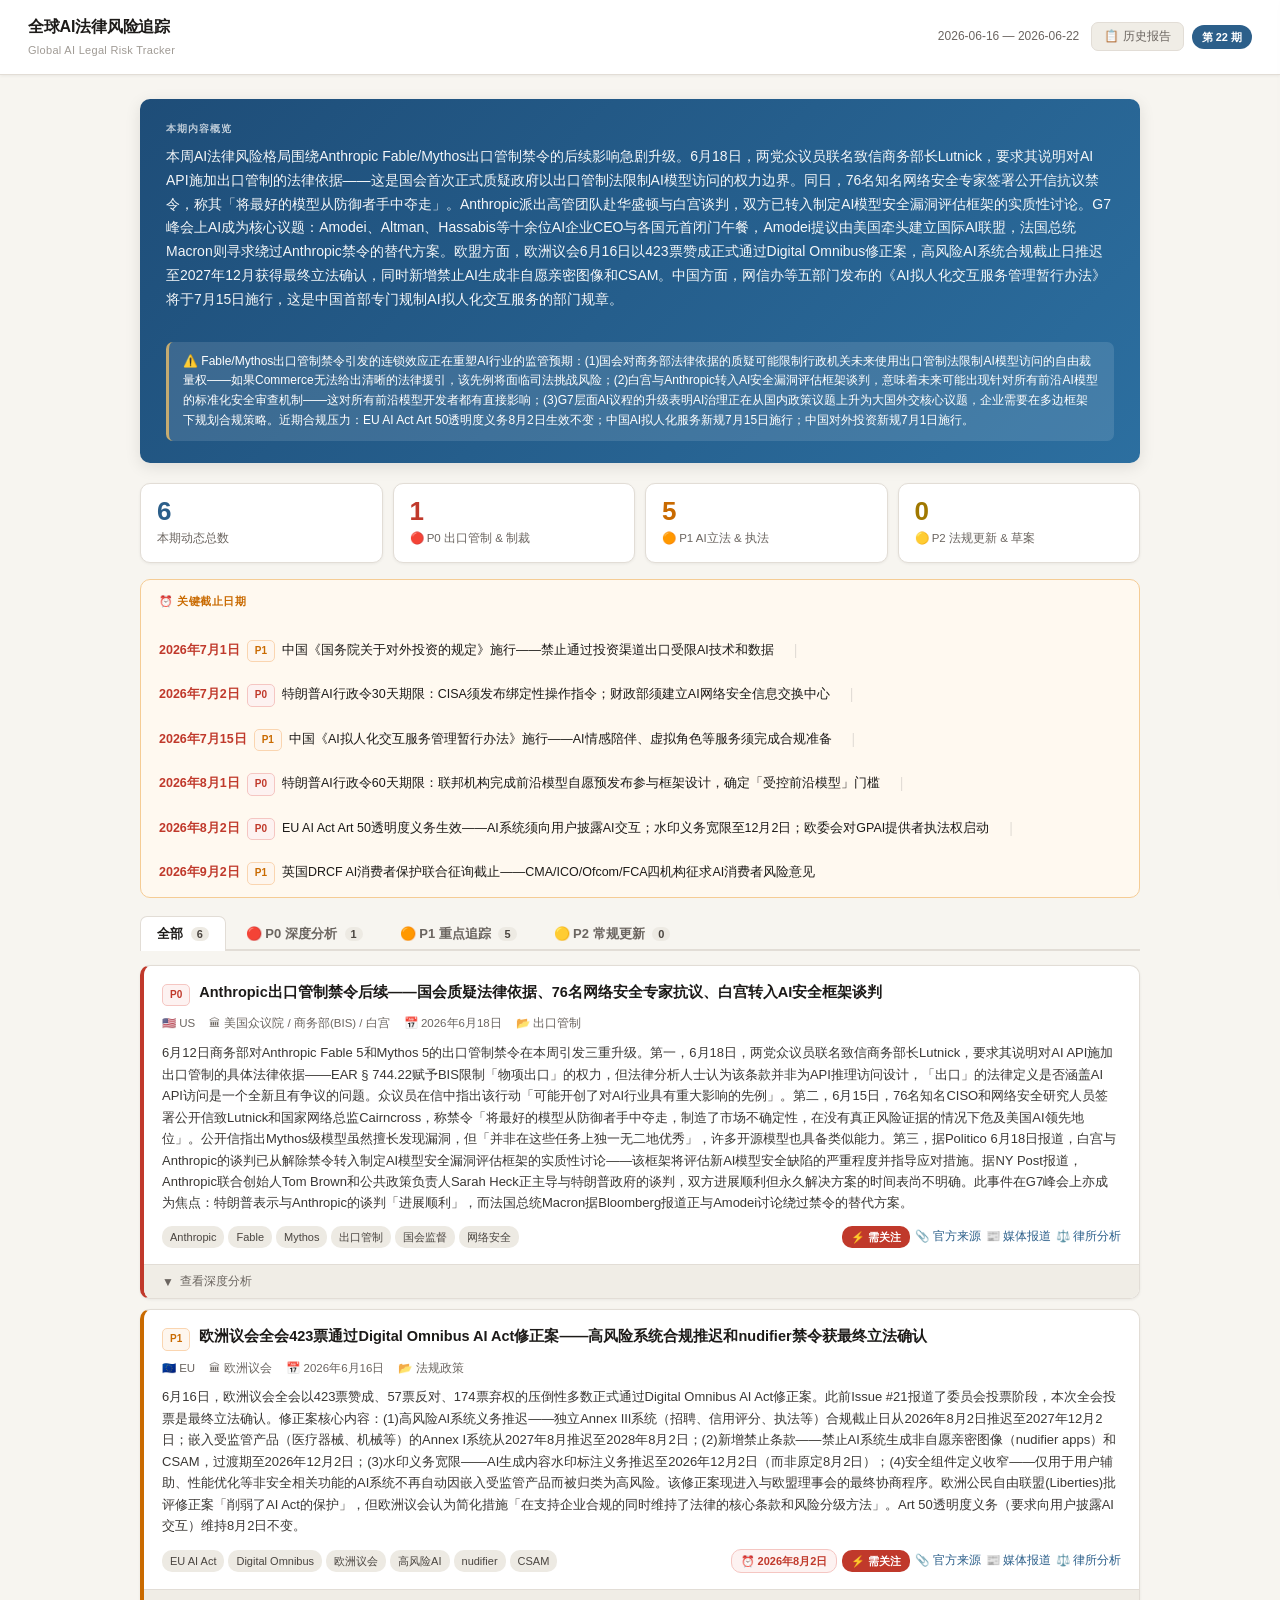
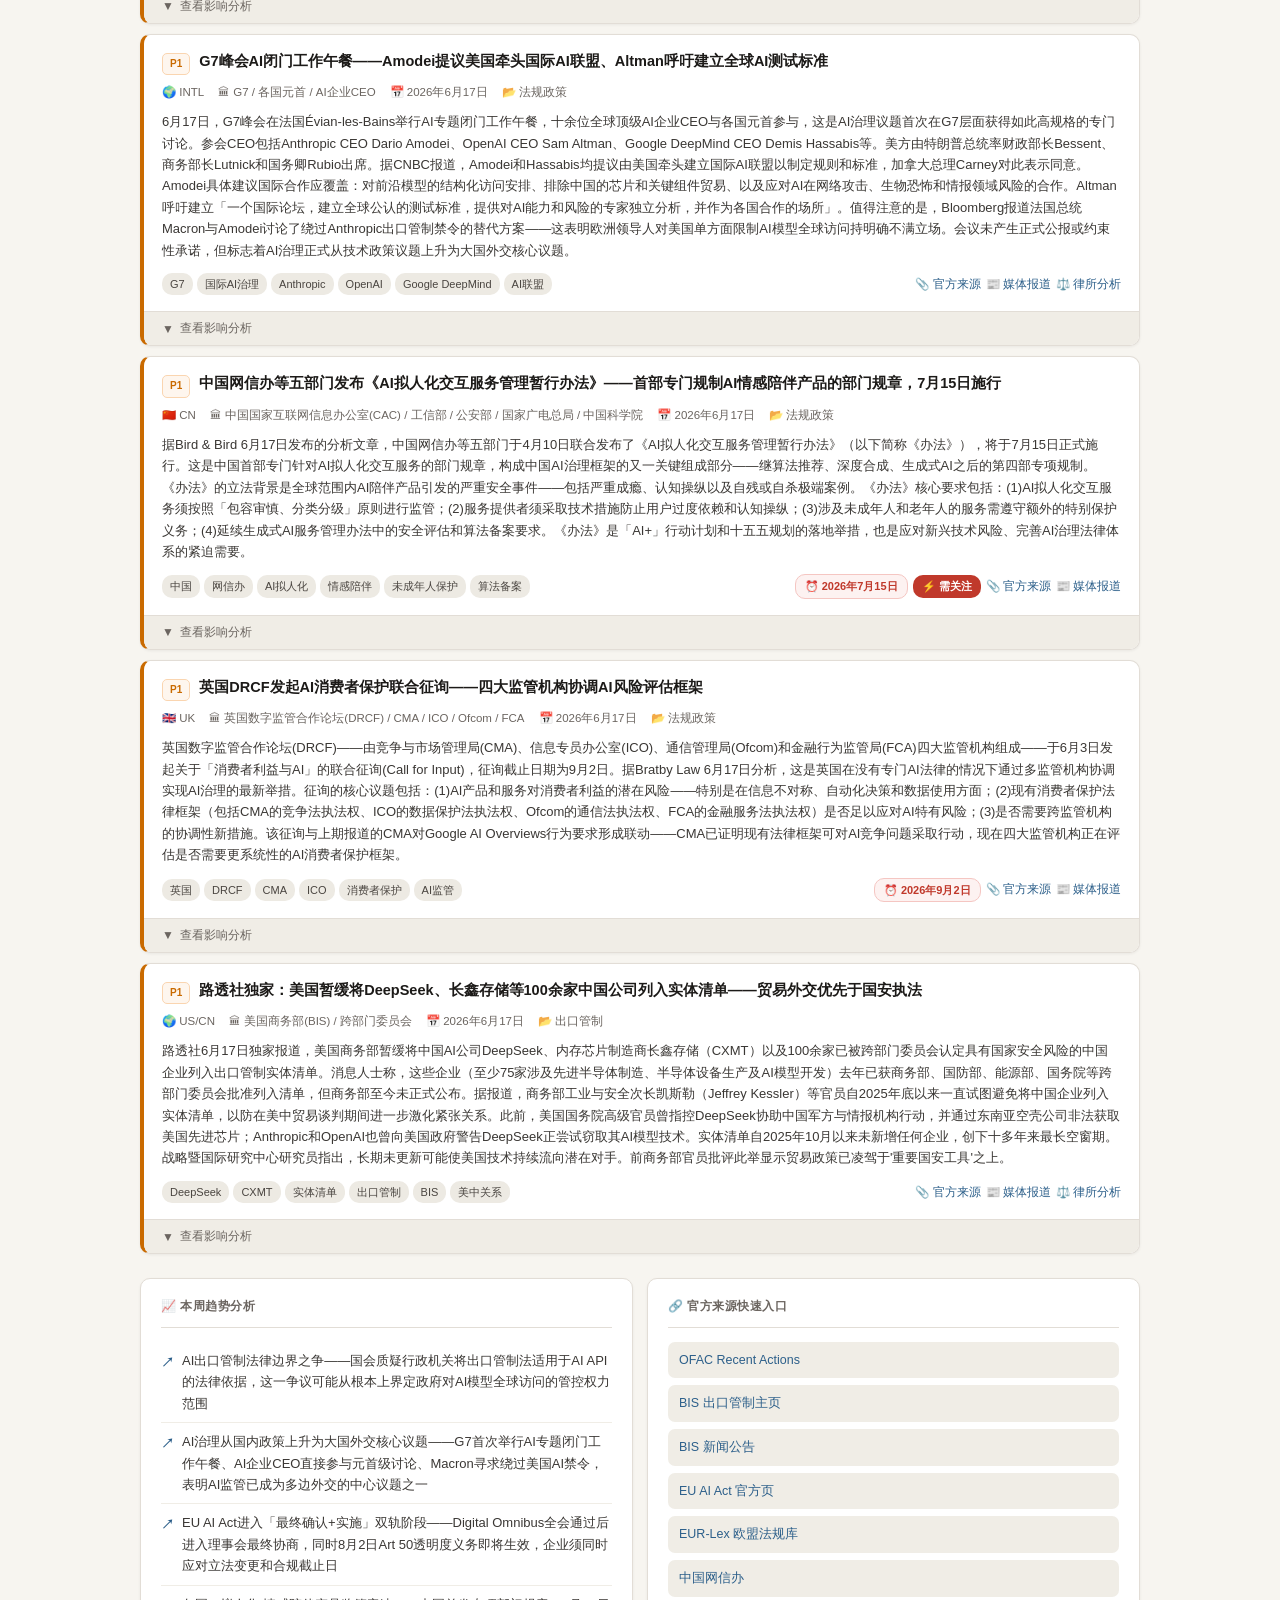
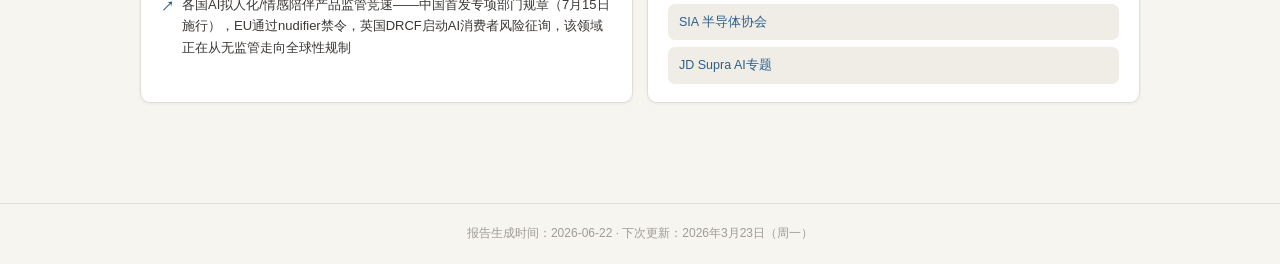
<file: index.html>
<!DOCTYPE html>
<html lang="zh-CN">
<head>
  <meta charset="UTF-8">
  <meta name="viewport" content="width=device-width, initial-scale=1.0">
  <title>全球AI法律风险追踪</title>
  <link rel="stylesheet" href="web/styles.css">
</head>
<body>

<header class="site-header">
  <div class="header-left">
    <h1>全球AI法律风险追踪</h1>
    <span class="header-sub">Global AI Legal Risk Tracker</span>
  </div>
  <div class="header-right">
    <div class="meta" id="header-meta">加载中...</div>
    <div class="header-actions">
      <button class="btn-history" id="btn-history">📋 历史报告</button>
      <span class="issue-badge" id="header-issue"></span>
    </div>
  </div>
</header>

<!-- 历史报告抽屉 -->
<div class="history-drawer" id="history-drawer">
  <div class="drawer-header">
    <span>历史报告</span>
    <button class="drawer-close" id="drawer-close">✕</button>
  </div>
  <div class="drawer-list" id="history-list"></div>
</div>
<div class="drawer-mask" id="drawer-mask"></div>

<div class="main-layout">

  <!-- 内容概览 -->
  <div class="overview-card" id="overview-card"></div>

  <!-- 统计栏 -->
  <div class="summary-bar">
    <div class="summary-card total" data-filter="all">
      <div class="num" id="stat-total">—</div>
      <div class="label">本期动态总数</div>
    </div>
    <div class="summary-card p0" data-filter="P0">
      <div class="num" id="stat-p0">—</div>
      <div class="label">🔴 P0 出口管制 & 制裁</div>
    </div>
    <div class="summary-card p1" data-filter="P1">
      <div class="num" id="stat-p1">—</div>
      <div class="label">🟠 P1 AI立法 & 执法</div>
    </div>
    <div class="summary-card p2" data-filter="P2">
      <div class="num" id="stat-p2">—</div>
      <div class="label">🟡 P2 法规更新 & 草案</div>
    </div>
  </div>

  <!-- 截止日期提醒 -->
  <div class="deadline-banner" id="deadline-banner"></div>

  <!-- Tabs -->
  <div class="tabs">
    <button class="tab active" data-filter="all">全部 <span class="count" id="tab-count-all"></span></button>
    <button class="tab p0" data-filter="P0">🔴 P0 深度分析 <span class="count" id="tab-count-p0"></span></button>
    <button class="tab p1" data-filter="P1">🟠 P1 重点追踪 <span class="count" id="tab-count-p1"></span></button>
    <button class="tab p2" data-filter="P2">🟡 P2 常规更新 <span class="count" id="tab-count-p2"></span></button>
  </div>

  <!-- 动态列表 -->
  <div class="cards" id="cards-container"></div>

  <!-- 趋势 & 链接 -->
  <div class="side-panels">
    <div class="panel">
      <h2>📈 本周趋势分析</h2>
      <ul class="trend-list" id="trends-list"></ul>
    </div>
    <div class="panel">
      <h2>🔗 官方来源快速入口</h2>
      <div class="links-grid" id="links-grid"></div>
    </div>
  </div>

</div>

<footer class="site-footer" id="site-footer"></footer>

<script src="web/app.js"></script>
</body>
</html>
</file>
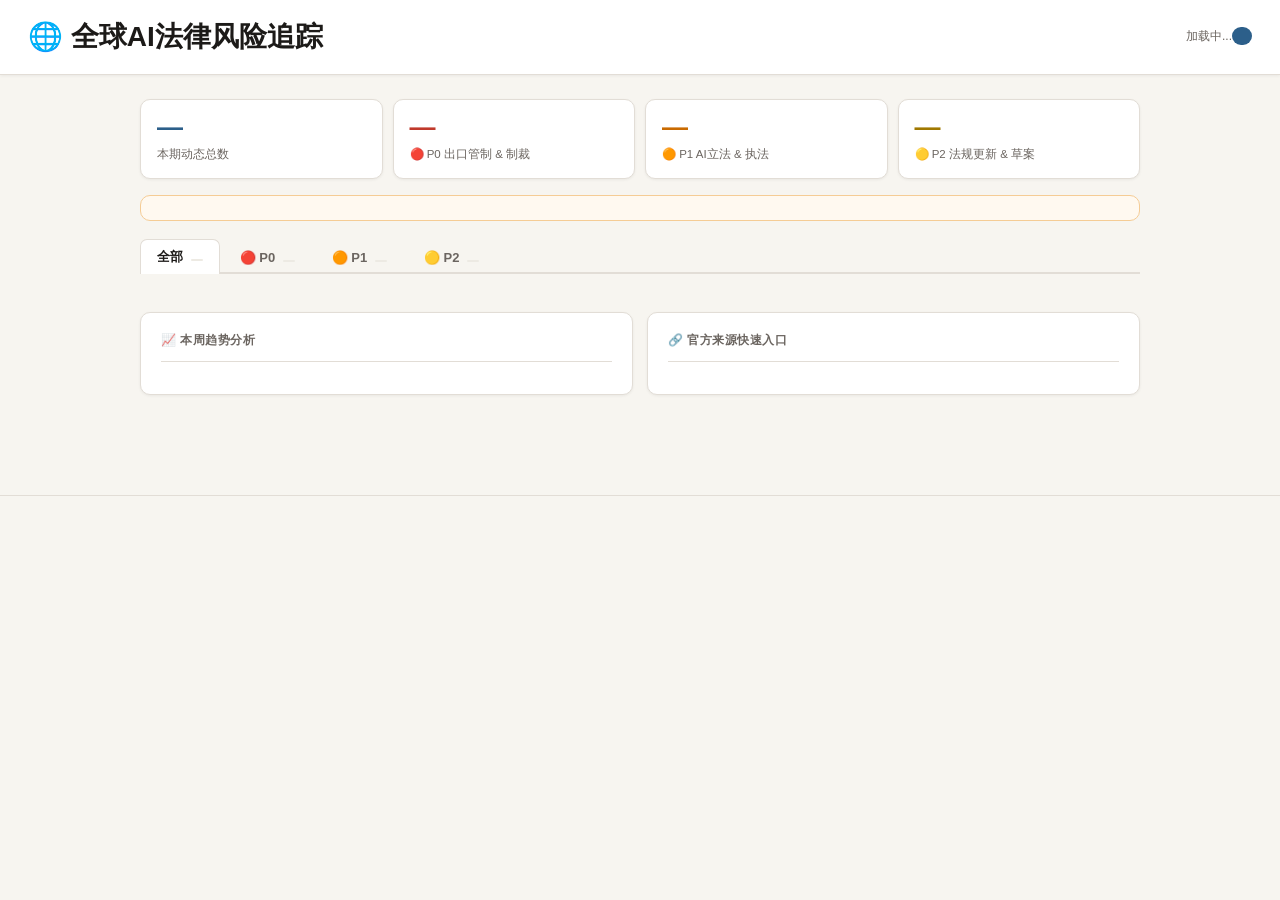
<file: web/index.html>
<!DOCTYPE html>
<html lang="zh-CN">
<head>
  <meta charset="UTF-8">
  <meta name="viewport" content="width=device-width, initial-scale=1.0">
  <title>全球AI法律风险追踪</title>
  <link rel="stylesheet" href="styles.css">
</head>
<body>

<header class="site-header">
  <h1>🌐 全球AI法律风险追踪</h1>
  <div class="meta">
    <span id="header-period">加载中...</span>
    <span class="issue-badge" id="header-issue"></span>
  </div>
</header>

<div class="main-layout">

  <!-- 统计栏 -->
  <div class="summary-bar">
    <div class="summary-card total">
      <div class="num" id="stat-total">—</div>
      <div class="label">本期动态总数</div>
    </div>
    <div class="summary-card p0">
      <div class="num" id="stat-p0">—</div>
      <div class="label">🔴 P0 出口管制 & 制裁</div>
    </div>
    <div class="summary-card p1">
      <div class="num" id="stat-p1">—</div>
      <div class="label">🟠 P1 AI立法 & 执法</div>
    </div>
    <div class="summary-card p2">
      <div class="num" id="stat-p2">—</div>
      <div class="label">🟡 P2 法规更新 & 草案</div>
    </div>
  </div>

  <!-- 截止日期提醒 -->
  <div class="deadline-banner" id="deadline-banner"></div>

  <!-- Tabs -->
  <div class="tabs">
    <button class="tab active" data-filter="all">全部 <span class="count" id="tab-count-all"></span></button>
    <button class="tab p0" data-filter="P0">🔴 P0 <span class="count" id="tab-count-p0"></span></button>
    <button class="tab p1" data-filter="P1">🟠 P1 <span class="count" id="tab-count-p1"></span></button>
    <button class="tab p2" data-filter="P2">🟡 P2 <span class="count" id="tab-count-p2"></span></button>
  </div>

  <!-- 动态列表 -->
  <div class="cards" id="cards-container"></div>

  <!-- 趋势 & 链接 -->
  <div class="side-panels">
    <div class="panel">
      <h2>📈 本周趋势分析</h2>
      <ul class="trend-list" id="trends-list"></ul>
    </div>
    <div class="panel">
      <h2>🔗 官方来源快速入口</h2>
      <div class="links-grid" id="links-grid"></div>
    </div>
  </div>

</div>

<footer class="site-footer" id="site-footer"></footer>

<script src="app.js"></script>
</body>
</html>
</file>
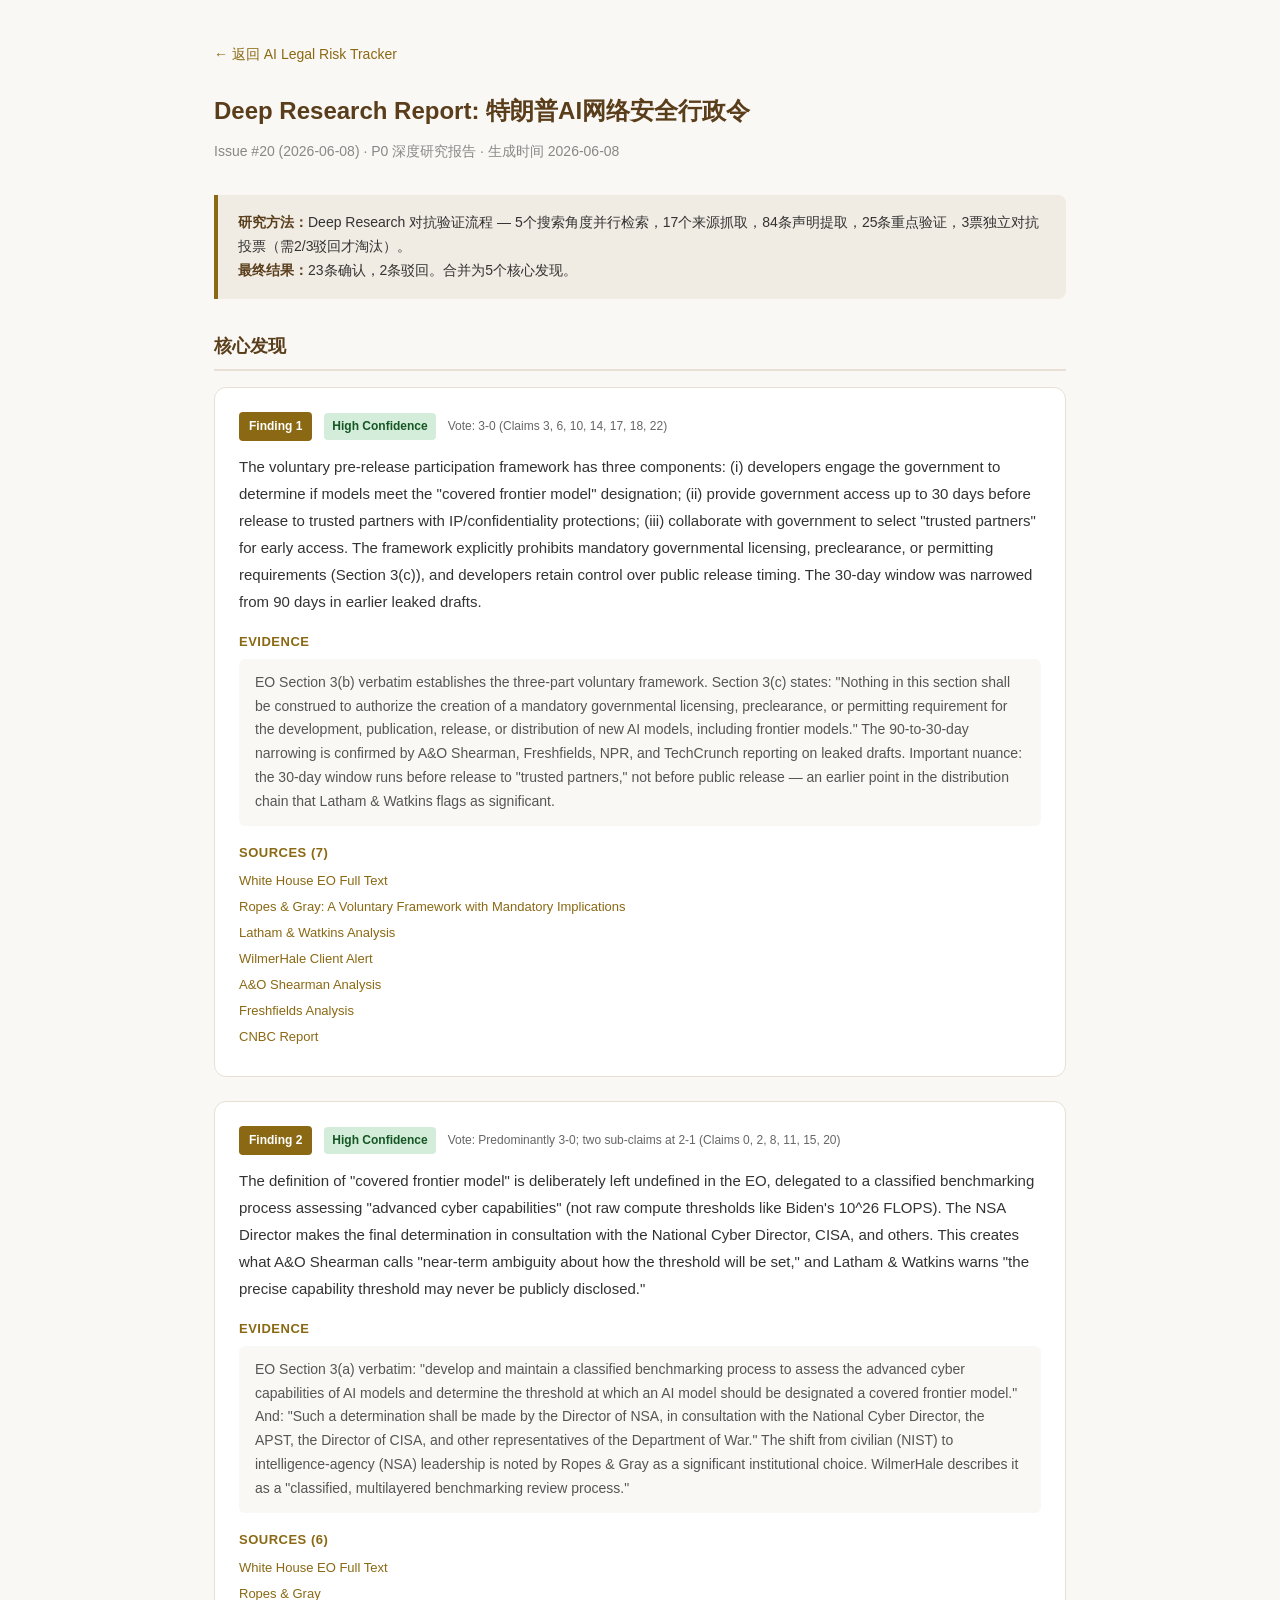
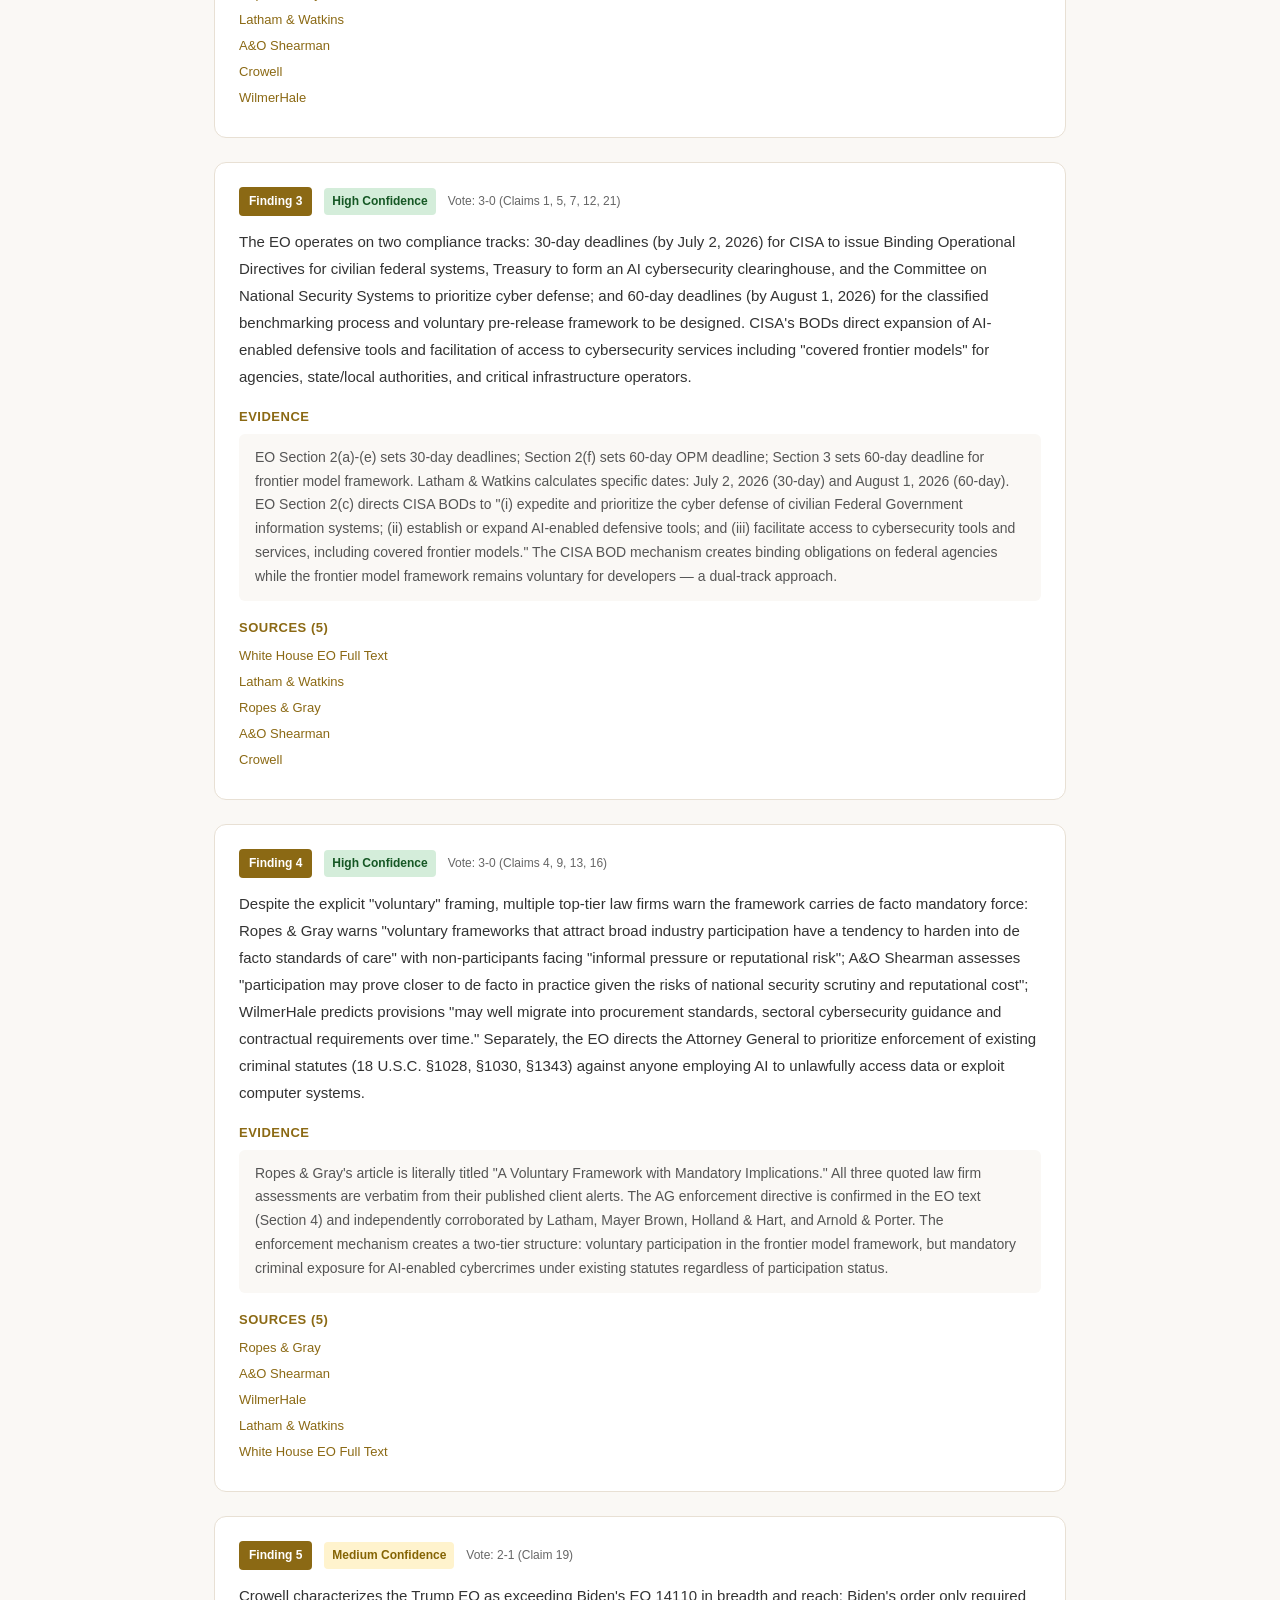
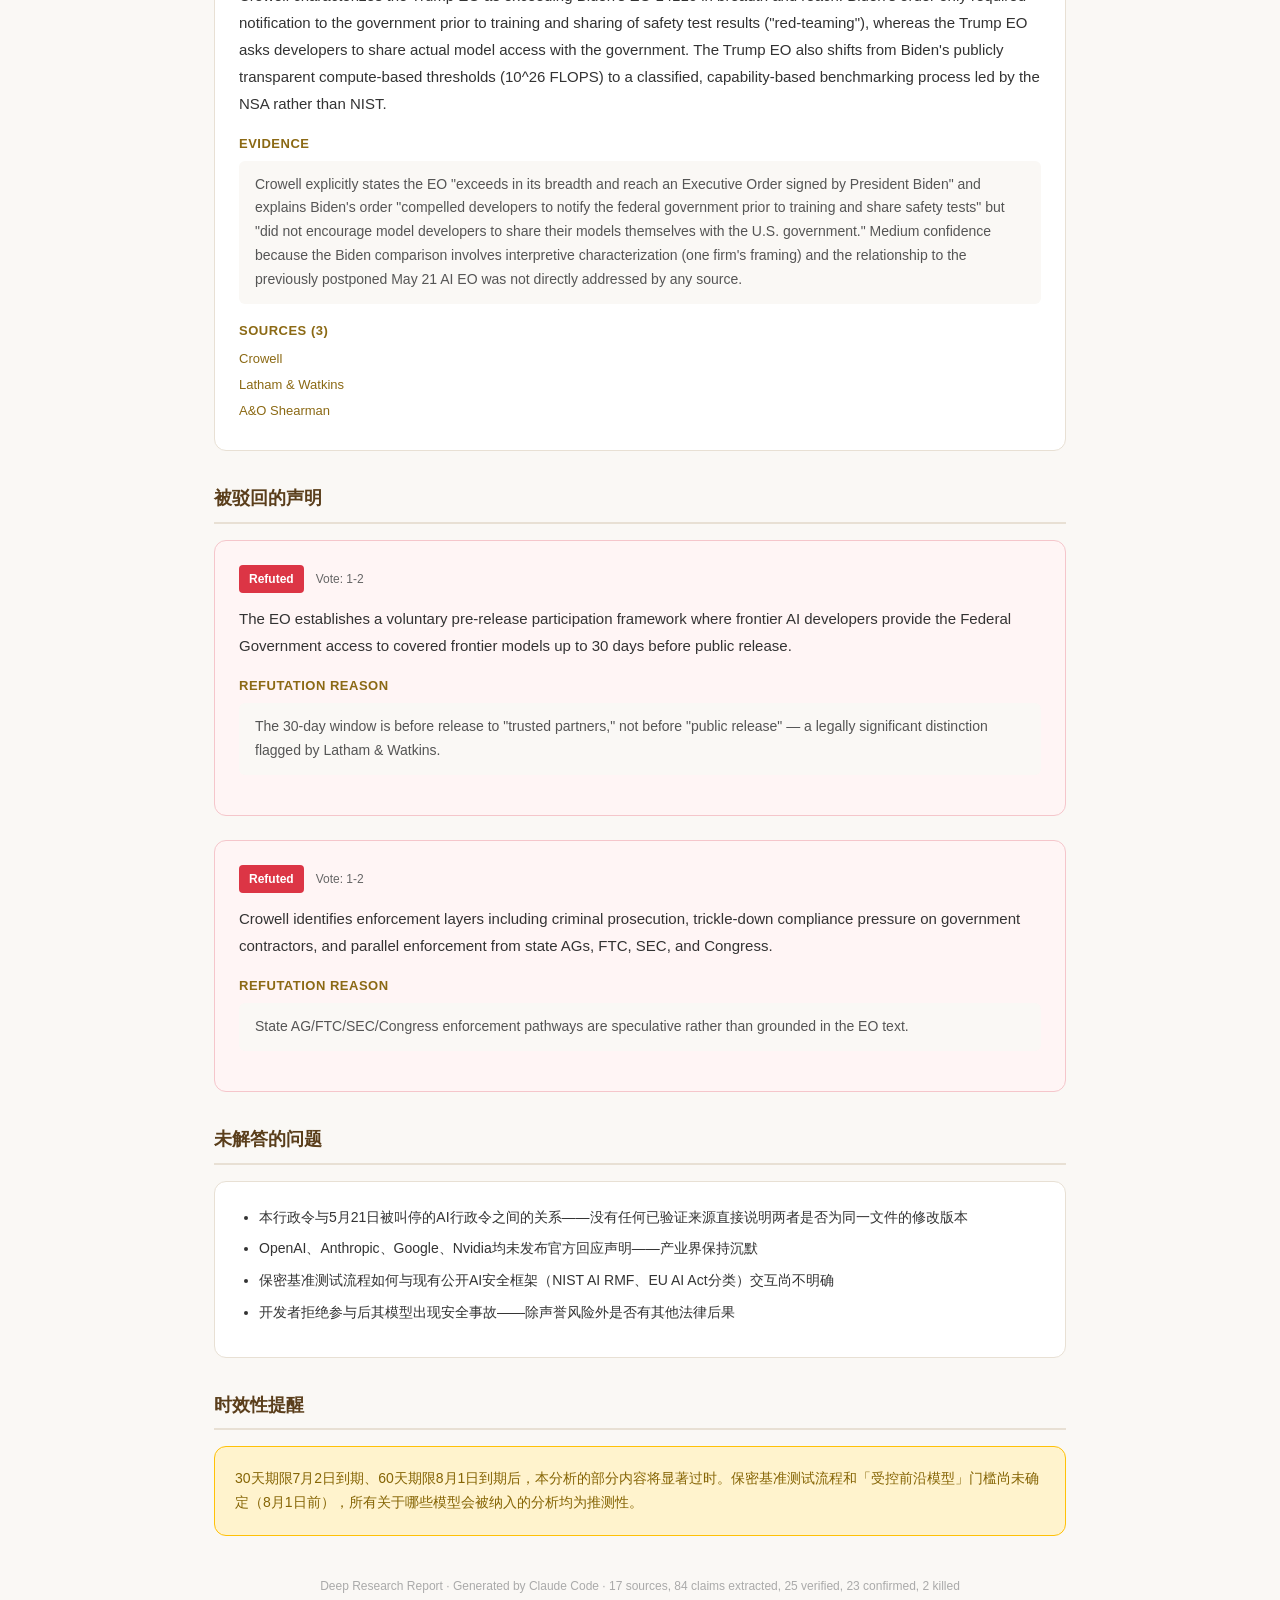
<file: archives/2026-06-08/deep-research.html>
<!DOCTYPE html>
<html lang="zh-CN">
<head>
<meta charset="UTF-8">
<meta name="viewport" content="width=device-width, initial-scale=1.0">
<title>Deep Research Report: Trump AI Cybersecurity Executive Order</title>
<style>
  * { margin: 0; padding: 0; box-sizing: border-box; }
  body { font-family: -apple-system, BlinkMacSystemFont, 'Segoe UI', sans-serif; background: #faf8f5; color: #333; line-height: 1.7; }
  .container { max-width: 900px; margin: 0 auto; padding: 40px 24px; }
  .back-link { display: inline-block; margin-bottom: 24px; color: #8b6914; text-decoration: none; font-size: 14px; }
  .back-link:hover { text-decoration: underline; }
  h1 { font-size: 24px; color: #5a3e1b; margin-bottom: 8px; }
  .subtitle { font-size: 14px; color: #888; margin-bottom: 32px; }
  .methodology { background: #f0ebe3; border-left: 4px solid #8b6914; padding: 16px 20px; margin-bottom: 32px; border-radius: 0 8px 8px 0; font-size: 14px; }
  .methodology strong { color: #5a3e1b; }
  .finding { background: #fff; border: 1px solid #e8e0d4; border-radius: 12px; padding: 24px; margin-bottom: 24px; }
  .finding-header { display: flex; align-items: center; gap: 12px; margin-bottom: 12px; }
  .finding-num { background: #8b6914; color: #fff; font-size: 12px; font-weight: 700; padding: 4px 10px; border-radius: 4px; }
  .confidence { font-size: 12px; padding: 3px 8px; border-radius: 4px; font-weight: 600; }
  .confidence.high { background: #d4edda; color: #155724; }
  .confidence.medium { background: #fff3cd; color: #856404; }
  .vote { font-size: 12px; color: #666; }
  .claim { font-size: 15px; font-weight: 500; color: #333; margin-bottom: 16px; line-height: 1.8; }
  .evidence-label, .sources-label { font-size: 13px; font-weight: 700; color: #8b6914; margin-bottom: 6px; text-transform: uppercase; letter-spacing: 0.5px; }
  .evidence { font-size: 14px; color: #555; margin-bottom: 16px; line-height: 1.7; background: #faf8f5; padding: 12px 16px; border-radius: 6px; }
  .sources-list { list-style: none; font-size: 13px; }
  .sources-list li { margin-bottom: 4px; }
  .sources-list a { color: #8b6914; text-decoration: none; word-break: break-all; }
  .sources-list a:hover { text-decoration: underline; }
  .refuted { background: #fff5f5; border: 1px solid #f5c6cb; border-radius: 12px; padding: 24px; margin-bottom: 24px; }
  .refuted .finding-num { background: #dc3545; }
  .section-title { font-size: 18px; color: #5a3e1b; margin: 32px 0 16px; border-bottom: 2px solid #e8e0d4; padding-bottom: 8px; }
  .open-questions { background: #fff; border: 1px solid #e8e0d4; border-radius: 12px; padding: 24px; margin-bottom: 24px; }
  .open-questions ul { padding-left: 20px; }
  .open-questions li { margin-bottom: 8px; font-size: 14px; }
  .caveats { background: #fff3cd; border: 1px solid #ffc107; border-radius: 12px; padding: 20px; margin-bottom: 24px; font-size: 14px; color: #856404; }
  .footer-note { font-size: 12px; color: #aaa; margin-top: 40px; text-align: center; }
</style>
</head>
<body>
<div class="container">

<a href="../../" class="back-link">&larr; 返回 AI Legal Risk Tracker</a>

<h1>Deep Research Report: 特朗普AI网络安全行政令</h1>
<div class="subtitle">Issue #20 (2026-06-08) &middot; P0 深度研究报告 &middot; 生成时间 2026-06-08</div>

<div class="methodology">
  <strong>研究方法：</strong>Deep Research 对抗验证流程 &mdash; 5个搜索角度并行检索，17个来源抓取，84条声明提取，25条重点验证，3票独立对抗投票（需2/3驳回才淘汰）。<br>
  <strong>最终结果：</strong>23条确认，2条驳回。合并为5个核心发现。
</div>

<h2 class="section-title">核心发现</h2>

<div class="finding">
  <div class="finding-header">
    <span class="finding-num">Finding 1</span>
    <span class="confidence high">High Confidence</span>
    <span class="vote">Vote: 3-0 (Claims 3, 6, 10, 14, 17, 18, 22)</span>
  </div>
  <div class="claim">The voluntary pre-release participation framework has three components: (i) developers engage the government to determine if models meet the "covered frontier model" designation; (ii) provide government access up to 30 days before release to trusted partners with IP/confidentiality protections; (iii) collaborate with government to select "trusted partners" for early access. The framework explicitly prohibits mandatory governmental licensing, preclearance, or permitting requirements (Section 3(c)), and developers retain control over public release timing. The 30-day window was narrowed from 90 days in earlier leaked drafts.</div>
  <div class="evidence-label">Evidence</div>
  <div class="evidence">EO Section 3(b) verbatim establishes the three-part voluntary framework. Section 3(c) states: "Nothing in this section shall be construed to authorize the creation of a mandatory governmental licensing, preclearance, or permitting requirement for the development, publication, release, or distribution of new AI models, including frontier models." The 90-to-30-day narrowing is confirmed by A&amp;O Shearman, Freshfields, NPR, and TechCrunch reporting on leaked drafts. Important nuance: the 30-day window runs before release to "trusted partners," not before public release &mdash; an earlier point in the distribution chain that Latham &amp; Watkins flags as significant.</div>
  <div class="sources-label">Sources (7)</div>
  <ul class="sources-list">
    <li><a href="https://www.whitehouse.gov/presidential-actions/2026/06/promoting-advanced-artificial-intelligence-innovation-and-security/">White House EO Full Text</a></li>
    <li><a href="https://www.ropesgray.com/en/insights/alerts/2026/06/trumps-ai-cybersecurity-order-a-voluntary-framework-with-mandatory-implications">Ropes &amp; Gray: A Voluntary Framework with Mandatory Implications</a></li>
    <li><a href="https://www.lw.com/en/insights/president-trump-signs-executive-order-establishing-ai-cybersecurity-and-frontier-model-framework">Latham &amp; Watkins Analysis</a></li>
    <li><a href="https://www.wilmerhale.com/en/insights/client-alerts/20260602-new-executive-order-addressing-early-government-access-to-frontier-ai-models">WilmerHale Client Alert</a></li>
    <li><a href="https://www.aoshearman.com/en/insights/trump-administration-issues-executive-order-on-ai-and-cybersecurity">A&amp;O Shearman Analysis</a></li>
    <li><a href="https://www.freshfields.com/en/our-thinking/blogs/a-fresh-take/trump-executive-order-on-ai-voluntary-framework-cybersecurity-focus-and-key-ta-102n18b">Freshfields Analysis</a></li>
    <li><a href="https://www.cnbc.com/2026/06/02/trump-executive-order-ai.html">CNBC Report</a></li>
  </ul>
</div>

<div class="finding">
  <div class="finding-header">
    <span class="finding-num">Finding 2</span>
    <span class="confidence high">High Confidence</span>
    <span class="vote">Vote: Predominantly 3-0; two sub-claims at 2-1 (Claims 0, 2, 8, 11, 15, 20)</span>
  </div>
  <div class="claim">The definition of "covered frontier model" is deliberately left undefined in the EO, delegated to a classified benchmarking process assessing "advanced cyber capabilities" (not raw compute thresholds like Biden's 10^26 FLOPS). The NSA Director makes the final determination in consultation with the National Cyber Director, CISA, and others. This creates what A&amp;O Shearman calls "near-term ambiguity about how the threshold will be set," and Latham &amp; Watkins warns "the precise capability threshold may never be publicly disclosed."</div>
  <div class="evidence-label">Evidence</div>
  <div class="evidence">EO Section 3(a) verbatim: "develop and maintain a classified benchmarking process to assess the advanced cyber capabilities of AI models and determine the threshold at which an AI model should be designated a covered frontier model." And: "Such a determination shall be made by the Director of NSA, in consultation with the National Cyber Director, the APST, the Director of CISA, and other representatives of the Department of War." The shift from civilian (NIST) to intelligence-agency (NSA) leadership is noted by Ropes &amp; Gray as a significant institutional choice. WilmerHale describes it as a "classified, multilayered benchmarking review process."</div>
  <div class="sources-label">Sources (6)</div>
  <ul class="sources-list">
    <li><a href="https://www.whitehouse.gov/presidential-actions/2026/06/promoting-advanced-artificial-intelligence-innovation-and-security/">White House EO Full Text</a></li>
    <li><a href="https://www.ropesgray.com/en/insights/alerts/2026/06/trumps-ai-cybersecurity-order-a-voluntary-framework-with-mandatory-implications">Ropes &amp; Gray</a></li>
    <li><a href="https://www.lw.com/en/insights/president-trump-signs-executive-order-establishing-ai-cybersecurity-and-frontier-model-framework">Latham &amp; Watkins</a></li>
    <li><a href="https://www.aoshearman.com/en/insights/trump-administration-issues-executive-order-on-ai-and-cybersecurity">A&amp;O Shearman</a></li>
    <li><a href="https://www.crowell.com/en/insights/client-alerts/executive-order-creates-voluntary-regulatory-regime-of-frontier-ai-models">Crowell</a></li>
    <li><a href="https://www.wilmerhale.com/en/insights/client-alerts/20260602-new-executive-order-addressing-early-government-access-to-frontier-ai-models">WilmerHale</a></li>
  </ul>
</div>

<div class="finding">
  <div class="finding-header">
    <span class="finding-num">Finding 3</span>
    <span class="confidence high">High Confidence</span>
    <span class="vote">Vote: 3-0 (Claims 1, 5, 7, 12, 21)</span>
  </div>
  <div class="claim">The EO operates on two compliance tracks: 30-day deadlines (by July 2, 2026) for CISA to issue Binding Operational Directives for civilian federal systems, Treasury to form an AI cybersecurity clearinghouse, and the Committee on National Security Systems to prioritize cyber defense; and 60-day deadlines (by August 1, 2026) for the classified benchmarking process and voluntary pre-release framework to be designed. CISA's BODs direct expansion of AI-enabled defensive tools and facilitation of access to cybersecurity services including "covered frontier models" for agencies, state/local authorities, and critical infrastructure operators.</div>
  <div class="evidence-label">Evidence</div>
  <div class="evidence">EO Section 2(a)-(e) sets 30-day deadlines; Section 2(f) sets 60-day OPM deadline; Section 3 sets 60-day deadline for frontier model framework. Latham &amp; Watkins calculates specific dates: July 2, 2026 (30-day) and August 1, 2026 (60-day). EO Section 2(c) directs CISA BODs to "(i) expedite and prioritize the cyber defense of civilian Federal Government information systems; (ii) establish or expand AI-enabled defensive tools; and (iii) facilitate access to cybersecurity tools and services, including covered frontier models." The CISA BOD mechanism creates binding obligations on federal agencies while the frontier model framework remains voluntary for developers &mdash; a dual-track approach.</div>
  <div class="sources-label">Sources (5)</div>
  <ul class="sources-list">
    <li><a href="https://www.whitehouse.gov/presidential-actions/2026/06/promoting-advanced-artificial-intelligence-innovation-and-security/">White House EO Full Text</a></li>
    <li><a href="https://www.lw.com/en/insights/president-trump-signs-executive-order-establishing-ai-cybersecurity-and-frontier-model-framework">Latham &amp; Watkins</a></li>
    <li><a href="https://www.ropesgray.com/en/insights/alerts/2026/06/trumps-ai-cybersecurity-order-a-voluntary-framework-with-mandatory-implications">Ropes &amp; Gray</a></li>
    <li><a href="https://www.aoshearman.com/en/insights/trump-administration-issues-executive-order-on-ai-and-cybersecurity">A&amp;O Shearman</a></li>
    <li><a href="https://www.crowell.com/en/insights/client-alerts/executive-order-creates-voluntary-regulatory-regime-of-frontier-ai-models">Crowell</a></li>
  </ul>
</div>

<div class="finding">
  <div class="finding-header">
    <span class="finding-num">Finding 4</span>
    <span class="confidence high">High Confidence</span>
    <span class="vote">Vote: 3-0 (Claims 4, 9, 13, 16)</span>
  </div>
  <div class="claim">Despite the explicit "voluntary" framing, multiple top-tier law firms warn the framework carries de facto mandatory force: Ropes &amp; Gray warns "voluntary frameworks that attract broad industry participation have a tendency to harden into de facto standards of care" with non-participants facing "informal pressure or reputational risk"; A&amp;O Shearman assesses "participation may prove closer to de facto in practice given the risks of national security scrutiny and reputational cost"; WilmerHale predicts provisions "may well migrate into procurement standards, sectoral cybersecurity guidance and contractual requirements over time." Separately, the EO directs the Attorney General to prioritize enforcement of existing criminal statutes (18 U.S.C. &sect;1028, &sect;1030, &sect;1343) against anyone employing AI to unlawfully access data or exploit computer systems.</div>
  <div class="evidence-label">Evidence</div>
  <div class="evidence">Ropes &amp; Gray's article is literally titled "A Voluntary Framework with Mandatory Implications." All three quoted law firm assessments are verbatim from their published client alerts. The AG enforcement directive is confirmed in the EO text (Section 4) and independently corroborated by Latham, Mayer Brown, Holland &amp; Hart, and Arnold &amp; Porter. The enforcement mechanism creates a two-tier structure: voluntary participation in the frontier model framework, but mandatory criminal exposure for AI-enabled cybercrimes under existing statutes regardless of participation status.</div>
  <div class="sources-label">Sources (5)</div>
  <ul class="sources-list">
    <li><a href="https://www.ropesgray.com/en/insights/alerts/2026/06/trumps-ai-cybersecurity-order-a-voluntary-framework-with-mandatory-implications">Ropes &amp; Gray</a></li>
    <li><a href="https://www.aoshearman.com/en/insights/trump-administration-issues-executive-order-on-ai-and-cybersecurity">A&amp;O Shearman</a></li>
    <li><a href="https://www.wilmerhale.com/en/insights/client-alerts/20260602-new-executive-order-addressing-early-government-access-to-frontier-ai-models">WilmerHale</a></li>
    <li><a href="https://www.lw.com/en/insights/president-trump-signs-executive-order-establishing-ai-cybersecurity-and-frontier-model-framework">Latham &amp; Watkins</a></li>
    <li><a href="https://www.whitehouse.gov/presidential-actions/2026/06/promoting-advanced-artificial-intelligence-innovation-and-security/">White House EO Full Text</a></li>
  </ul>
</div>

<div class="finding">
  <div class="finding-header">
    <span class="finding-num">Finding 5</span>
    <span class="confidence medium">Medium Confidence</span>
    <span class="vote">Vote: 2-1 (Claim 19)</span>
  </div>
  <div class="claim">Crowell characterizes the Trump EO as exceeding Biden's EO 14110 in breadth and reach: Biden's order only required notification to the government prior to training and sharing of safety test results ("red-teaming"), whereas the Trump EO asks developers to share actual model access with the government. The Trump EO also shifts from Biden's publicly transparent compute-based thresholds (10^26 FLOPS) to a classified, capability-based benchmarking process led by the NSA rather than NIST.</div>
  <div class="evidence-label">Evidence</div>
  <div class="evidence">Crowell explicitly states the EO "exceeds in its breadth and reach an Executive Order signed by President Biden" and explains Biden's order "compelled developers to notify the federal government prior to training and share safety tests" but "did not encourage model developers to share their models themselves with the U.S. government." Medium confidence because the Biden comparison involves interpretive characterization (one firm's framing) and the relationship to the previously postponed May 21 AI EO was not directly addressed by any source.</div>
  <div class="sources-label">Sources (3)</div>
  <ul class="sources-list">
    <li><a href="https://www.crowell.com/en/insights/client-alerts/executive-order-creates-voluntary-regulatory-regime-of-frontier-ai-models">Crowell</a></li>
    <li><a href="https://www.lw.com/en/insights/president-trump-signs-executive-order-establishing-ai-cybersecurity-and-frontier-model-framework">Latham &amp; Watkins</a></li>
    <li><a href="https://www.aoshearman.com/en/insights/trump-administration-issues-executive-order-on-ai-and-cybersecurity">A&amp;O Shearman</a></li>
  </ul>
</div>

<h2 class="section-title">被驳回的声明</h2>

<div class="refuted">
  <div class="finding-header">
    <span class="finding-num">Refuted</span>
    <span class="vote">Vote: 1-2</span>
  </div>
  <div class="claim">The EO establishes a voluntary pre-release participation framework where frontier AI developers provide the Federal Government access to covered frontier models up to 30 days before public release.</div>
  <div class="evidence-label">Refutation Reason</div>
  <div class="evidence">The 30-day window is before release to "trusted partners," not before "public release" &mdash; a legally significant distinction flagged by Latham &amp; Watkins.</div>
</div>

<div class="refuted">
  <div class="finding-header">
    <span class="finding-num">Refuted</span>
    <span class="vote">Vote: 1-2</span>
  </div>
  <div class="claim">Crowell identifies enforcement layers including criminal prosecution, trickle-down compliance pressure on government contractors, and parallel enforcement from state AGs, FTC, SEC, and Congress.</div>
  <div class="evidence-label">Refutation Reason</div>
  <div class="evidence">State AG/FTC/SEC/Congress enforcement pathways are speculative rather than grounded in the EO text.</div>
</div>

<h2 class="section-title">未解答的问题</h2>

<div class="open-questions">
  <ul>
    <li>本行政令与5月21日被叫停的AI行政令之间的关系——没有任何已验证来源直接说明两者是否为同一文件的修改版本</li>
    <li>OpenAI、Anthropic、Google、Nvidia均未发布官方回应声明——产业界保持沉默</li>
    <li>保密基准测试流程如何与现有公开AI安全框架（NIST AI RMF、EU AI Act分类）交互尚不明确</li>
    <li>开发者拒绝参与后其模型出现安全事故——除声誉风险外是否有其他法律后果</li>
  </ul>
</div>

<h2 class="section-title">时效性提醒</h2>

<div class="caveats">
  30天期限7月2日到期、60天期限8月1日到期后，本分析的部分内容将显著过时。保密基准测试流程和「受控前沿模型」门槛尚未确定（8月1日前），所有关于哪些模型会被纳入的分析均为推测性。
</div>

<div class="footer-note">
  Deep Research Report &middot; Generated by Claude Code &middot; 17 sources, 84 claims extracted, 25 verified, 23 confirmed, 2 killed
</div>

</div>
</body>
</html>
</file>
<file: web/styles.css>
:root {
  --bg: #f7f5f0;
  --bg-card: #ffffff;
  --bg-section: #f0ede6;
  --border: #e2ddd6;
  --text: #1c1a18;
  --text-muted: #6b6560;
  --text-light: #a09b95;
  --p0: #c0392b;
  --p0-bg: #fdf2f1;
  --p0-border: #f5c6c2;
  --p0-dark: #96281b;
  --p1: #c96a00;
  --p1-bg: #fef6ee;
  --p1-border: #fad5b0;
  --p2: #a07800;
  --p2-bg: #fefbe8;
  --p2-border: #f0e09a;
  --accent: #2c5f8a;
  --accent-light: #e8f2fa;
  --tag-bg: #edeae3;
  --tag-text: #4a4540;
  --shadow-sm: 0 1px 3px rgba(0,0,0,0.06);
  --shadow: 0 2px 8px rgba(0,0,0,0.08);
  --shadow-md: 0 4px 16px rgba(0,0,0,0.10);
  --radius: 10px;
}

* { box-sizing: border-box; margin: 0; padding: 0; }

body {
  background: var(--bg);
  color: var(--text);
  font-family: -apple-system, BlinkMacSystemFont, "Segoe UI", "PingFang SC", "Hiragino Sans GB", "Microsoft YaHei", sans-serif;
  font-size: 14px;
  line-height: 1.65;
  min-height: 100vh;
}

/* ── Header ── */
.site-header {
  background: #fff;
  border-bottom: 1px solid var(--border);
  padding: 14px 28px;
  display: flex;
  align-items: center;
  justify-content: space-between;
  position: sticky;
  top: 0;
  z-index: 200;
  box-shadow: var(--shadow-sm);
}
.header-left h1 {
  font-size: 16px;
  font-weight: 700;
  color: var(--text);
  letter-spacing: -0.2px;
}
.header-sub {
  font-size: 11px;
  color: var(--text-light);
  letter-spacing: 0.3px;
  display: block;
  margin-top: 1px;
}
.header-right {
  display: flex;
  align-items: center;
  gap: 12px;
}
.meta {
  font-size: 12px;
  color: var(--text-muted);
}
.header-actions {
  display: flex;
  align-items: center;
  gap: 8px;
}
.issue-badge {
  background: var(--accent);
  color: #fff;
  padding: 3px 10px;
  border-radius: 12px;
  font-size: 11px;
  font-weight: 600;
}
.btn-history {
  background: var(--bg-section);
  border: 1px solid var(--border);
  color: var(--text-muted);
  padding: 5px 12px;
  border-radius: 7px;
  font-size: 12px;
  cursor: pointer;
  font-family: inherit;
  transition: all 0.15s;
}
.btn-history:hover {
  background: var(--border);
  color: var(--text);
}

/* ── History Drawer ── */
.history-drawer {
  position: fixed;
  top: 0; right: -320px;
  width: 300px;
  height: 100vh;
  background: #fff;
  border-left: 1px solid var(--border);
  box-shadow: -4px 0 20px rgba(0,0,0,0.12);
  z-index: 300;
  transition: right 0.25s ease;
  display: flex;
  flex-direction: column;
}
.history-drawer.open { right: 0; }
.drawer-header {
  padding: 18px 20px;
  border-bottom: 1px solid var(--border);
  display: flex;
  justify-content: space-between;
  align-items: center;
  font-weight: 700;
  font-size: 14px;
}
.drawer-close {
  background: none;
  border: none;
  cursor: pointer;
  font-size: 16px;
  color: var(--text-muted);
  padding: 2px 6px;
  border-radius: 4px;
}
.drawer-close:hover { background: var(--bg-section); }
.drawer-list { flex: 1; overflow-y: auto; padding: 12px; }
.drawer-item {
  padding: 12px 14px;
  border-radius: 8px;
  cursor: pointer;
  border: 1px solid transparent;
  margin-bottom: 6px;
  transition: all 0.15s;
}
.drawer-item:hover, .drawer-item.active {
  background: var(--accent-light);
  border-color: #c0d8ef;
}
.drawer-item .di-date { font-weight: 700; font-size: 13px; color: var(--accent); }
.drawer-item .di-headline { font-size: 12px; color: var(--text-muted); margin-top: 3px; line-height: 1.5; }
.drawer-item .di-count { font-size: 11px; color: var(--text-light); margin-top: 4px; }
.drawer-mask {
  display: none;
  position: fixed;
  inset: 0;
  background: rgba(0,0,0,0.2);
  z-index: 250;
}
.drawer-mask.show { display: block; }

/* ── Layout ── */
.main-layout {
  max-width: 1040px;
  margin: 0 auto;
  padding: 24px 20px 60px;
}

/* ── Overview Card ── */
.overview-card {
  background: linear-gradient(135deg, #1e4d78 0%, #2c6fa0 100%);
  border-radius: var(--radius);
  padding: 22px 26px;
  margin-bottom: 20px;
  color: #fff;
  box-shadow: var(--shadow-md);
}
.overview-card .ov-label {
  font-size: 10px;
  font-weight: 700;
  letter-spacing: 1px;
  text-transform: uppercase;
  opacity: 0.7;
  margin-bottom: 8px;
}
.overview-card .ov-summary {
  font-size: 14px;
  line-height: 1.7;
  opacity: 0.95;
  margin-bottom: 16px;
}
.overview-card .ov-highlights {
  display: flex;
  flex-direction: column;
  gap: 6px;
}
.overview-card .ov-item {
  display: flex;
  gap: 8px;
  font-size: 12.5px;
  opacity: 0.88;
  align-items: flex-start;
}
.overview-card .ov-item::before {
  content: "→";
  flex-shrink: 0;
  margin-top: 1px;
  opacity: 0.7;
}
.overview-card .ov-alert {
  margin-top: 14px;
  padding: 10px 14px;
  background: rgba(255,255,255,0.12);
  border-radius: 7px;
  font-size: 12px;
  border-left: 3px solid rgba(255,200,100,0.7);
}
.overview-card .ov-alert::before { content: "⚠️  "; }

/* ── Summary Bar ── */
.summary-bar {
  display: grid;
  grid-template-columns: repeat(4, 1fr);
  gap: 10px;
  margin-bottom: 16px;
}
.summary-card {
  background: var(--bg-card);
  border: 1px solid var(--border);
  border-radius: var(--radius);
  padding: 14px 16px;
  box-shadow: var(--shadow-sm);
  cursor: pointer;
  transition: all 0.15s;
}
.summary-card:hover { box-shadow: var(--shadow); transform: translateY(-1px); }
.summary-card .num {
  font-size: 26px;
  font-weight: 800;
  line-height: 1;
  margin-bottom: 5px;
}
.summary-card .label { font-size: 11.5px; color: var(--text-muted); }
.summary-card.p0 .num { color: var(--p0); }
.summary-card.p1 .num { color: var(--p1); }
.summary-card.p2 .num { color: var(--p2); }
.summary-card.total .num { color: var(--accent); }

/* ── Deadline Banner ── */
.deadline-banner {
  background: #fff9f0;
  border: 1px solid #f5cc95;
  border-radius: var(--radius);
  padding: 12px 18px;
  margin-bottom: 18px;
  display: flex;
  gap: 28px;
  flex-wrap: wrap;
  align-items: center;
}
.deadline-banner .dl-title {
  font-size: 11px;
  font-weight: 700;
  color: var(--p1);
  text-transform: uppercase;
  letter-spacing: 0.5px;
  white-space: nowrap;
}
.deadline-items { display: flex; gap: 20px; flex-wrap: wrap; align-items: center; }
.deadline-item {
  display: flex;
  align-items: center;
  gap: 7px;
  font-size: 12.5px;
}
.deadline-date {
  font-weight: 700;
  color: var(--p0);
  white-space: nowrap;
}
.deadline-sep { color: var(--border); }

/* ── Tabs ── */
.tabs {
  display: flex;
  gap: 3px;
  margin-bottom: 14px;
  border-bottom: 2px solid var(--border);
}
.tab {
  padding: 8px 16px;
  border-radius: 7px 7px 0 0;
  font-size: 13px;
  font-weight: 600;
  cursor: pointer;
  color: var(--text-muted);
  border: 1px solid transparent;
  border-bottom: none;
  background: transparent;
  margin-bottom: -2px;
  transition: all 0.15s;
  font-family: inherit;
}
.tab:hover { color: var(--text); background: var(--bg-section); }
.tab.active {
  background: #fff;
  color: var(--text);
  border-color: var(--border);
  border-bottom-color: #fff;
}
.tab .count {
  display: inline-block;
  background: var(--tag-bg);
  color: var(--tag-text);
  border-radius: 8px;
  padding: 1px 6px;
  font-size: 11px;
  margin-left: 4px;
}
.tab.active.p0 .count { background: var(--p0-bg); color: var(--p0); }
.tab.active.p1 .count { background: var(--p1-bg); color: var(--p1); }
.tab.active.p2 .count { background: var(--p2-bg); color: var(--p2); }

/* ── Cards ── */
.cards { display: flex; flex-direction: column; gap: 10px; }

.card {
  background: var(--bg-card);
  border: 1px solid var(--border);
  border-radius: var(--radius);
  border-left: 4px solid var(--border);
  box-shadow: var(--shadow-sm);
  overflow: hidden;
}
.card.p0 { border-left-color: var(--p0); }
.card.p1 { border-left-color: var(--p1); }
.card.p2 { border-left-color: var(--p2); }

.card-main { padding: 16px 18px; }

.card-header {
  display: flex;
  align-items: flex-start;
  gap: 9px;
  margin-bottom: 8px;
}
.priority-badge {
  font-size: 10px;
  font-weight: 800;
  padding: 2px 7px;
  border-radius: 5px;
  white-space: nowrap;
  margin-top: 2px;
  flex-shrink: 0;
}
.priority-badge.p0 { background: var(--p0-bg); color: var(--p0); border: 1px solid var(--p0-border); }
.priority-badge.p1 { background: var(--p1-bg); color: var(--p1); border: 1px solid var(--p1-border); }
.priority-badge.p2 { background: var(--p2-bg); color: var(--p2); border: 1px solid var(--p2-border); }

.card-title { font-size: 14.5px; font-weight: 700; color: var(--text); line-height: 1.4; flex: 1; }

.card-meta {
  display: flex;
  gap: 14px;
  font-size: 11.5px;
  color: var(--text-muted);
  margin-bottom: 9px;
  flex-wrap: wrap;
}
.card-meta span { display: flex; align-items: center; gap: 3px; }

.card-summary { font-size: 13px; color: #3a3734; line-height: 1.65; }

.card-footer {
  display: flex;
  align-items: center;
  justify-content: space-between;
  flex-wrap: wrap;
  gap: 8px;
  margin-top: 12px;
}
.tags { display: flex; gap: 4px; flex-wrap: wrap; }
.tag {
  background: var(--tag-bg);
  color: var(--tag-text);
  font-size: 11px;
  padding: 2px 8px;
  border-radius: 10px;
}
.card-badges { display: flex; gap: 5px; align-items: center; flex-wrap: wrap; }
.action-badge {
  font-size: 11px; font-weight: 600;
  color: #fff; background: var(--p0);
  padding: 2px 9px; border-radius: 10px;
}
.deadline-tag {
  font-size: 11px; font-weight: 600;
  color: var(--p0); background: var(--p0-bg);
  border: 1px solid var(--p0-border);
  padding: 2px 9px; border-radius: 10px;
}
.source-link {
  font-size: 11.5px;
  color: var(--accent);
  text-decoration: none;
  font-weight: 500;
}
.source-link:hover { text-decoration: underline; }

/* ── Expand Button ── */
.expand-btn {
  width: 100%;
  padding: 8px 18px;
  background: var(--bg-section);
  border: none;
  border-top: 1px solid var(--border);
  color: var(--text-muted);
  font-size: 12px;
  cursor: pointer;
  font-family: inherit;
  text-align: left;
  display: flex;
  align-items: center;
  gap: 6px;
  transition: background 0.15s;
}
.expand-btn:hover { background: var(--border); color: var(--text); }
.expand-btn .chevron { transition: transform 0.2s; font-style: normal; }
.expand-btn.open .chevron { transform: rotate(180deg); }

/* ── Deep Analysis Panel ── */
.deep-panel {
  display: none;
  border-top: 1px solid var(--border);
  background: #fdfcfa;
}
.deep-panel.open { display: block; }
.deep-inner { padding: 18px 20px; }
.deep-section { margin-bottom: 16px; }
.deep-section:last-child { margin-bottom: 0; }
.deep-label {
  font-size: 10.5px;
  font-weight: 700;
  text-transform: uppercase;
  letter-spacing: 0.6px;
  color: var(--text-light);
  margin-bottom: 6px;
}
.deep-content { font-size: 13px; color: #3a3734; line-height: 1.7; }
.recs-list { list-style: none; padding: 0; display: flex; flex-direction: column; gap: 5px; }
.recs-list li {
  display: flex;
  gap: 8px;
  font-size: 13px;
  color: #3a3734;
  line-height: 1.6;
  padding: 6px 10px;
  background: var(--accent-light);
  border-radius: 6px;
  align-items: flex-start;
}
.recs-list li::before { content: "→"; color: var(--accent); font-weight: 700; flex-shrink: 0; margin-top: 1px; }

/* ── Impact Summary (P1) ── */
.impact-panel {
  display: none;
  border-top: 1px solid var(--border);
  background: #fdfcfa;
}
.impact-panel.open { display: block; }
.impact-inner { padding: 16px 20px; }
.impact-summary-text {
  font-size: 13px;
  color: #3a3734;
  line-height: 1.7;
  margin-bottom: 12px;
  padding: 10px 14px;
  background: var(--p1-bg);
  border-radius: 7px;
  border-left: 3px solid var(--p1-border);
}
.key-points { list-style: none; display: flex; flex-direction: column; gap: 5px; }
.key-points li {
  display: flex;
  gap: 8px;
  font-size: 12.5px;
  color: #3a3734;
  align-items: flex-start;
  line-height: 1.6;
}
.key-points li::before { content: "•"; color: var(--p1); font-weight: 700; flex-shrink: 0; }

/* ── Side Panels ── */
.side-panels {
  display: grid;
  grid-template-columns: 1fr 1fr;
  gap: 14px;
  margin-top: 24px;
}
.panel {
  background: var(--bg-card);
  border: 1px solid var(--border);
  border-radius: var(--radius);
  padding: 18px 20px;
  box-shadow: var(--shadow-sm);
}
.panel h2 {
  font-size: 12px;
  font-weight: 700;
  text-transform: uppercase;
  letter-spacing: 0.5px;
  color: var(--text-muted);
  margin-bottom: 14px;
  padding-bottom: 10px;
  border-bottom: 1px solid var(--border);
}
.trend-list { list-style: none; }
.trend-list li {
  padding: 8px 0;
  border-bottom: 1px solid var(--bg-section);
  font-size: 13px;
  display: flex;
  align-items: flex-start;
  gap: 8px;
  color: #3a3734;
}
.trend-list li:last-child { border-bottom: none; }
.trend-list li::before { content: "↗"; color: var(--accent); font-weight: 700; flex-shrink: 0; margin-top: 2px; }
.links-grid { display: flex; flex-direction: column; gap: 7px; }
.link-item {
  display: flex;
  align-items: center;
  padding: 8px 11px;
  background: var(--bg-section);
  border-radius: 7px;
}
.link-item a { color: var(--accent); text-decoration: none; font-size: 12.5px; font-weight: 500; }
.link-item a:hover { text-decoration: underline; }

/* ── Footer ── */
.site-footer {
  text-align: center;
  padding: 20px;
  font-size: 12px;
  color: var(--text-light);
  border-top: 1px solid var(--border);
  margin-top: 40px;
}
</file>
